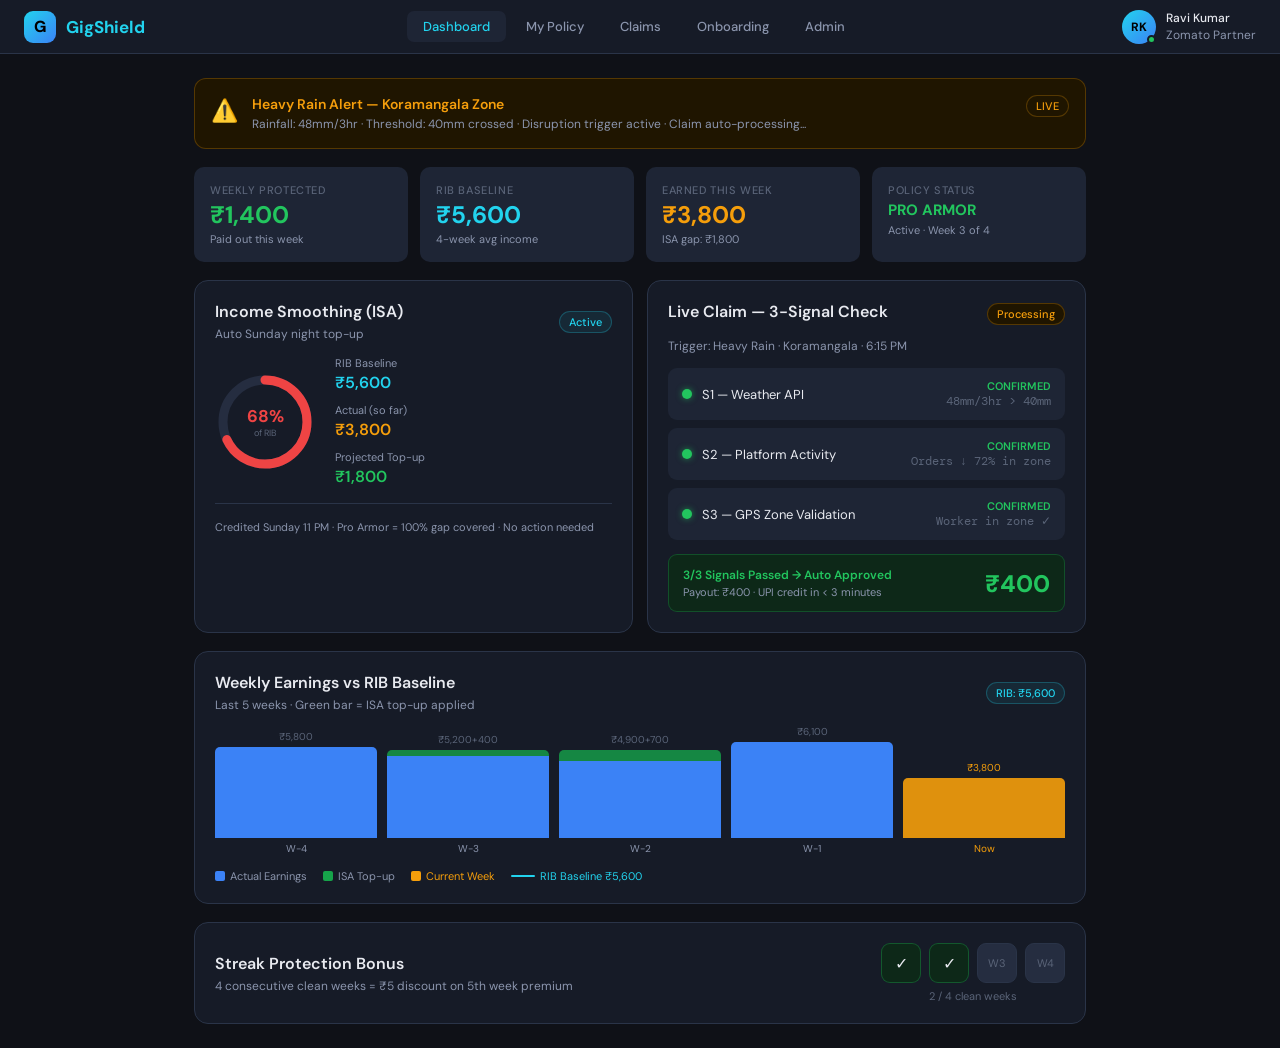
<file: index.html>
<!DOCTYPE html>
<html lang="en">
<head>
<meta charset="UTF-8">
<meta name="viewport" content="width=device-width, initial-scale=1.0">
<title>GigShield — AI-Powered Income Insurance</title>
<style>
@import url('https://fonts.googleapis.com/css2?family=DM+Sans:wght@400;500;600;700&family=DM+Mono:wght@400;500&display=swap');
*{box-sizing:border-box;margin:0;padding:0}
:root{
  --bg:#0f1117;--bg2:#161b27;--bg3:#1e2535;--bg4:#252d40;
  --border:#2a3448;--border2:#3a4560;
  --text:#e8eaf0;--text2:#8b95ad;--text3:#5a6478;
  --green:#22c55e;--green2:#16a34a;--green-bg:#0d2818;
  --blue:#3b82f6;--blue2:#2563eb;--blue-bg:#0d1b35;
  --amber:#f59e0b;--amber-bg:#1f1500;
  --red:#ef4444;--red-bg:#1f0a0a;
  --purple:#a78bfa;--purple-bg:#160d2e;
  --accent:#22d3ee;--accent2:#0891b2;
}
body{font-family:'DM Sans',sans-serif;background:var(--bg);color:var(--text);min-height:100vh;font-size:14px}

/* NAV */
.nav{background:var(--bg2);border-bottom:1px solid var(--border);padding:0 24px;display:flex;align-items:center;justify-content:space-between;height:54px;position:sticky;top:0;z-index:100}
.logo{display:flex;align-items:center;gap:10px;font-size:17px;font-weight:700;color:var(--accent);text-decoration:none}
.logo-icon{width:32px;height:32px;background:linear-gradient(135deg,var(--accent),var(--blue));border-radius:9px;display:flex;align-items:center;justify-content:center;font-size:16px;font-weight:800;color:#000}
.nav-tabs{display:flex;gap:4px}
.nav-tab{padding:7px 16px;border-radius:7px;border:none;background:transparent;color:var(--text2);font-size:13px;font-family:'DM Sans',sans-serif;cursor:pointer;transition:all 0.15s;font-weight:500}
.nav-tab:hover{background:var(--bg3);color:var(--text)}
.nav-tab.active{background:var(--bg3);color:var(--accent)}
.nav-right{display:flex;align-items:center;gap:10px}
.avatar{width:34px;height:34px;border-radius:50%;background:linear-gradient(135deg,#22d3ee,#3b82f6);display:flex;align-items:center;justify-content:center;font-size:12px;font-weight:700;color:#000;position:relative}
.badge-online{width:9px;height:9px;background:var(--green);border-radius:50%;border:2px solid var(--bg2);position:absolute;bottom:0;right:0}

/* PAGES */
.page{display:none;padding:24px;max-width:940px;margin:0 auto}
.page.active{display:block}

/* CARDS */
.card{background:var(--bg2);border:1px solid var(--border);border-radius:14px;padding:20px}
.card-sm{background:var(--bg2);border:1px solid var(--border);border-radius:10px;padding:14px}

/* GRID */
.grid2{display:grid;grid-template-columns:1fr 1fr;gap:14px}
.grid3{display:grid;grid-template-columns:1fr 1fr 1fr;gap:14px}
.grid4{display:grid;grid-template-columns:repeat(4,1fr);gap:12px}

/* METRIC CARDS */
.metric{background:var(--bg3);border-radius:10px;padding:16px}
.metric-label{font-size:11px;color:var(--text3);text-transform:uppercase;letter-spacing:0.6px;margin-bottom:6px;font-weight:500}
.metric-value{font-size:24px;font-weight:700;line-height:1}
.metric-sub{font-size:11px;color:var(--text2);margin-top:5px}

/* COLORS */
.green{color:var(--green)}
.blue{color:var(--blue)}
.amber{color:var(--amber)}
.red{color:var(--red)}
.accent{color:var(--accent)}
.purple{color:var(--purple)}

/* BADGES */
.badge{display:inline-flex;align-items:center;gap:4px;padding:3px 9px;border-radius:20px;font-size:11px;font-weight:500}
.badge-green{background:var(--green-bg);color:var(--green);border:1px solid rgba(34,197,94,0.25)}
.badge-blue{background:var(--blue-bg);color:var(--blue);border:1px solid rgba(59,130,246,0.25)}
.badge-amber{background:var(--amber-bg);color:var(--amber);border:1px solid rgba(245,158,11,0.25)}
.badge-red{background:var(--red-bg);color:var(--red);border:1px solid rgba(239,68,68,0.25)}
.badge-purple{background:var(--purple-bg);color:var(--purple);border:1px solid rgba(167,139,250,0.25)}
.badge-accent{background:rgba(34,211,238,0.08);color:var(--accent);border:1px solid rgba(34,211,238,0.25)}

/* BUTTONS */
.btn{padding:9px 20px;border-radius:8px;border:none;font-size:13px;font-weight:500;font-family:'DM Sans',sans-serif;cursor:pointer;transition:all 0.15s}
.btn-primary{background:var(--accent);color:#000}
.btn-primary:hover{background:#67e8f9;transform:translateY(-1px)}
.btn-secondary{background:var(--bg3);color:var(--text);border:1px solid var(--border2)}
.btn-secondary:hover{background:var(--bg4)}
.btn-danger{background:var(--red);color:#fff}
.btn-danger:hover{background:#dc2626}
.btn-sm{padding:5px 12px;font-size:12px;border-radius:6px}
.btn-green{background:var(--green2);color:#fff}
.btn-green:hover{background:#15803d}
.btn-full{width:100%}

/* FORMS */
.form-group{margin-bottom:16px}
.form-label{font-size:12px;color:var(--text2);margin-bottom:6px;display:block;font-weight:500;letter-spacing:0.2px}
.form-input{width:100%;background:var(--bg3);border:1px solid var(--border2);border-radius:8px;padding:10px 13px;color:var(--text);font-size:13px;font-family:'DM Sans',sans-serif;outline:none;transition:border 0.15s}
.form-input:focus{border-color:var(--accent)}
select.form-input option{background:var(--bg3)}
.form-hint{font-size:11px;color:var(--text3);margin-top:4px}

/* PROGRESS */
.progress-bar{height:6px;background:var(--bg4);border-radius:3px;overflow:hidden}
.progress-fill{height:100%;border-radius:3px;transition:width 0.6s ease}

/* TIER CARDS */
.tier-card{background:var(--bg3);border:2px solid var(--border);border-radius:14px;padding:20px;cursor:pointer;transition:all 0.2s;position:relative;overflow:hidden}
.tier-card:hover{border-color:var(--border2);transform:translateY(-3px)}
.tier-card.selected{border-color:var(--accent);background:rgba(34,211,238,0.04)}
.tier-popular-badge{position:absolute;top:0;right:0;background:var(--accent);color:#000;font-size:10px;font-weight:700;padding:4px 12px;border-radius:0 0 0 8px}

/* SIGNAL DOT */
.signal{width:10px;height:10px;border-radius:50%;display:inline-block}
.sig-green{background:var(--green);box-shadow:0 0 6px rgba(34,197,94,0.6)}
.sig-red{background:var(--red);box-shadow:0 0 6px rgba(239,68,68,0.6)}
.sig-amber{background:var(--amber);box-shadow:0 0 6px rgba(245,158,11,0.6)}

/* DIVIDER */
.divider{height:1px;background:var(--border);margin:16px 0}

/* CLAIM ROW */
.claim-row{display:flex;align-items:center;justify-content:space-between;padding:14px 0;border-bottom:1px solid var(--border)}
.claim-row:last-child{border-bottom:none}

/* STEP INDICATOR */
.steps{display:flex;align-items:center;gap:0;margin-bottom:28px}
.step{display:flex;align-items:center;gap:8px;font-size:12px;white-space:nowrap}
.step-num{width:26px;height:26px;border-radius:50%;display:flex;align-items:center;justify-content:center;font-size:11px;font-weight:700;flex-shrink:0}
.step-done .step-num{background:var(--green);color:#000}
.step-active .step-num{background:var(--accent);color:#000}
.step-inactive .step-num{background:var(--bg4);color:var(--text3)}
.step-active .step-label{color:var(--accent);font-weight:600}
.step-inactive .step-label{color:var(--text3)}
.step-done .step-label{color:var(--text2)}
.step-line{flex:1;height:1px;background:var(--border);min-width:16px}

/* SECTION HEADERS */
.section-title{font-size:16px;font-weight:600;margin-bottom:4px}
.section-sub{font-size:12px;color:var(--text2);margin-bottom:16px}

/* ALERTS */
.alert{border-radius:12px;padding:16px;display:flex;align-items:flex-start;gap:14px}
.alert-amber{background:var(--amber-bg);border:1px solid rgba(245,158,11,0.25)}
.alert-green{background:var(--green-bg);border:1px solid rgba(34,197,94,0.25)}
.alert-red{background:var(--red-bg);border:1px solid rgba(239,68,68,0.25)}

/* MONO */
.mono{font-family:'DM Mono',monospace;font-size:12px}

/* ZONE ROW */
.zone-row{display:flex;align-items:center;justify-content:space-between;padding:11px 0;border-bottom:1px solid var(--border)}
.zone-row:last-child{border-bottom:none}
.risk-bar{height:6px;background:var(--bg4);border-radius:3px;overflow:hidden}

/* ANIMATIONS */
@keyframes pulse{0%,100%{opacity:1}50%{opacity:0.4}}
@keyframes slideIn{from{opacity:0;transform:translateY(-10px)}to{opacity:1;transform:translateY(0)}}
.pulse{animation:pulse 2s infinite}
.slide-in{animation:slideIn 0.3s ease}

/* SCROLLBAR */
::-webkit-scrollbar{width:5px}
::-webkit-scrollbar-track{background:var(--bg)}
::-webkit-scrollbar-thumb{background:var(--border2);border-radius:3px}

/* PAGE HEADING */
.page-title{font-size:22px;font-weight:700;margin-bottom:4px}
.page-sub{font-size:13px;color:var(--text2);margin-bottom:22px}

/* TOAST */
.toast{position:fixed;bottom:24px;right:24px;background:var(--green-bg);border:1px solid rgba(34,197,94,0.4);color:var(--green);padding:12px 20px;border-radius:10px;font-size:13px;font-weight:500;z-index:999;display:none;animation:slideIn 0.3s ease}

/* RESPONSIVE */
@media(max-width:680px){
  .grid4{grid-template-columns:1fr 1fr}
  .grid3{grid-template-columns:1fr}
  .grid2{grid-template-columns:1fr}
  .nav-tabs{gap:2px}
  .nav-tab{padding:6px 10px;font-size:12px}
  .page{padding:16px}
}
</style>
</head>
<body>

<!-- TOAST -->
<div class="toast" id="toast">✓ Payout of ₹400 credited to UPI!</div>

<!-- NAV -->
<nav class="nav">
  <a class="logo">
    <div class="logo-icon">G</div>
    GigShield
  </a>
  <div class="nav-tabs">
    <button class="nav-tab active" onclick="showPage('dashboard',this)">Dashboard</button>
    <button class="nav-tab" onclick="showPage('policy',this)">My Policy</button>
    <button class="nav-tab" onclick="showPage('claims',this)">Claims</button>
    <button class="nav-tab" onclick="showPage('onboard',this)">Onboarding</button>
    <button class="nav-tab" onclick="showPage('admin',this)">Admin</button>
  </div>
  <div class="nav-right">
    <div class="avatar">
      RK
      <div class="badge-online"></div>
    </div>
    <div style="font-size:12px;color:var(--text2);line-height:1.4">
      <div style="font-weight:500;color:var(--text)">Ravi Kumar</div>
      <div>Zomato Partner</div>
    </div>
  </div>
</nav>

<!-- ══════════════ DASHBOARD ══════════════ -->
<div id="page-dashboard" class="page active">

  <div class="alert alert-amber" style="margin-bottom:18px">
    <div style="font-size:22px;margin-top:1px">⚠️</div>
    <div style="flex:1">
      <div style="font-weight:600;color:var(--amber);font-size:14px">Heavy Rain Alert — Koramangala Zone</div>
      <div style="font-size:12px;color:var(--text2);margin-top:3px">Rainfall: 48mm/3hr · Threshold: 40mm crossed · Disruption trigger active · Claim auto-processing...</div>
    </div>
    <div class="badge badge-amber pulse" style="flex-shrink:0">LIVE</div>
  </div>

  <div class="grid4" style="margin-bottom:18px">
    <div class="metric">
      <div class="metric-label">Weekly Protected</div>
      <div class="metric-value green">₹1,400</div>
      <div class="metric-sub">Paid out this week</div>
    </div>
    <div class="metric">
      <div class="metric-label">RIB Baseline</div>
      <div class="metric-value accent">₹5,600</div>
      <div class="metric-sub">4-week avg income</div>
    </div>
    <div class="metric">
      <div class="metric-label">Earned This Week</div>
      <div class="metric-value amber">₹3,800</div>
      <div class="metric-sub">ISA gap: ₹1,800</div>
    </div>
    <div class="metric">
      <div class="metric-label">Policy Status</div>
      <div class="metric-value" style="font-size:15px;color:var(--green)">PRO ARMOR</div>
      <div class="metric-sub">Active · Week 3 of 4</div>
    </div>
  </div>

  <div class="grid2" style="margin-bottom:18px">

    <!-- ISA CARD -->
    <div class="card">
      <div style="display:flex;align-items:center;justify-content:space-between;margin-bottom:14px">
        <div>
          <div class="section-title">Income Smoothing (ISA)</div>
          <div style="font-size:12px;color:var(--text2)">Auto Sunday night top-up</div>
        </div>
        <div class="badge badge-accent">Active</div>
      </div>
      <div style="display:flex;align-items:center;gap:20px">
        <!-- SVG Ring -->
        <div style="position:relative;width:100px;height:100px;flex-shrink:0">
          <svg width="100" height="100" viewBox="0 0 100 100" style="transform:rotate(-90deg)">
            <circle cx="50" cy="50" r="42" fill="none" stroke="var(--bg4)" stroke-width="9"/>
            <circle cx="50" cy="50" r="42" fill="none" stroke="#ef4444" stroke-width="9" stroke-linecap="round"
              stroke-dasharray="263.9" stroke-dashoffset="84.4"/>
          </svg>
          <div style="position:absolute;top:50%;left:50%;transform:translate(-50%,-50%);text-align:center">
            <div style="font-size:17px;font-weight:700;color:var(--red)">68%</div>
            <div style="font-size:9px;color:var(--text3)">of RIB</div>
          </div>
        </div>
        <div style="flex:1;display:flex;flex-direction:column;gap:10px">
          <div>
            <div style="font-size:11px;color:var(--text2);margin-bottom:2px">RIB Baseline</div>
            <div style="font-size:16px;font-weight:600;color:var(--accent)">₹5,600</div>
          </div>
          <div>
            <div style="font-size:11px;color:var(--text2);margin-bottom:2px">Actual (so far)</div>
            <div style="font-size:16px;font-weight:600;color:var(--amber)">₹3,800</div>
          </div>
          <div>
            <div style="font-size:11px;color:var(--text2);margin-bottom:2px">Projected Top-up</div>
            <div style="font-size:16px;font-weight:600;color:var(--green)">₹1,800</div>
          </div>
        </div>
      </div>
      <div class="divider"></div>
      <div style="font-size:11px;color:var(--text2)">Credited Sunday 11 PM · Pro Armor = 100% gap covered · No action needed</div>
    </div>

    <!-- LIVE CLAIM -->
    <div class="card">
      <div style="display:flex;align-items:center;justify-content:space-between;margin-bottom:12px">
        <div class="section-title">Live Claim — 3-Signal Check</div>
        <div class="badge badge-amber pulse">Processing</div>
      </div>
      <div style="font-size:12px;color:var(--text2);margin-bottom:14px">Trigger: Heavy Rain · Koramangala · 6:15 PM</div>

      <div style="display:flex;flex-direction:column;gap:8px;margin-bottom:14px">
        <div style="display:flex;align-items:center;justify-content:space-between;background:var(--bg3);padding:11px 14px;border-radius:9px">
          <div style="display:flex;align-items:center;gap:10px">
            <span class="signal sig-green"></span>
            <span style="font-size:13px">S1 — Weather API</span>
          </div>
          <div style="text-align:right">
            <div style="font-size:11px;color:var(--green);font-weight:600">CONFIRMED</div>
            <div class="mono" style="color:var(--text3)">48mm/3hr &gt; 40mm</div>
          </div>
        </div>
        <div style="display:flex;align-items:center;justify-content:space-between;background:var(--bg3);padding:11px 14px;border-radius:9px">
          <div style="display:flex;align-items:center;gap:10px">
            <span class="signal sig-green"></span>
            <span style="font-size:13px">S2 — Platform Activity</span>
          </div>
          <div style="text-align:right">
            <div style="font-size:11px;color:var(--green);font-weight:600">CONFIRMED</div>
            <div class="mono" style="color:var(--text3)">Orders ↓ 72% in zone</div>
          </div>
        </div>
        <div style="display:flex;align-items:center;justify-content:space-between;background:var(--bg3);padding:11px 14px;border-radius:9px">
          <div style="display:flex;align-items:center;gap:10px">
            <span class="signal sig-green"></span>
            <span style="font-size:13px">S3 — GPS Zone Validation</span>
          </div>
          <div style="text-align:right">
            <div style="font-size:11px;color:var(--green);font-weight:600">CONFIRMED</div>
            <div class="mono" style="color:var(--text3)">Worker in zone ✓</div>
          </div>
        </div>
      </div>

      <div style="background:var(--green-bg);border:1px solid rgba(34,197,94,0.25);border-radius:9px;padding:12px 14px;display:flex;align-items:center;justify-content:space-between">
        <div>
          <div style="font-size:12px;color:var(--green);font-weight:600">3/3 Signals Passed → Auto Approved</div>
          <div style="font-size:11px;color:var(--text2);margin-top:2px">Payout: ₹400 · UPI credit in &lt; 3 minutes</div>
        </div>
        <div style="font-size:24px;font-weight:800;color:var(--green)">₹400</div>
      </div>
    </div>
  </div>

  <!-- EARNINGS CHART -->
  <div class="card" style="margin-bottom:18px">
    <div style="display:flex;align-items:center;justify-content:space-between;margin-bottom:16px">
      <div>
        <div class="section-title">Weekly Earnings vs RIB Baseline</div>
        <div style="font-size:12px;color:var(--text2)">Last 5 weeks · Green bar = ISA top-up applied</div>
      </div>
      <div class="badge badge-accent">RIB: ₹5,600</div>
    </div>
    <div style="display:flex;align-items:flex-end;gap:10px;height:130px;padding-bottom:4px">
      <div style="flex:1;display:flex;flex-direction:column;align-items:center;justify-content:flex-end;gap:4px">
        <div style="font-size:10px;color:var(--text3)">₹5,800</div>
        <div style="width:100%;height:91px;background:var(--blue);border-radius:5px 5px 0 0"></div>
        <div style="font-size:10px;color:var(--text2)">W-4</div>
      </div>
      <div style="flex:1;display:flex;flex-direction:column;align-items:center;justify-content:flex-end;gap:4px">
        <div style="font-size:10px;color:var(--text3)">₹5,200+400</div>
        <div style="width:100%;display:flex;flex-direction:column-reverse">
          <div style="height:82px;background:var(--blue);border-radius:0"></div>
          <div style="height:6px;background:var(--green2);border-radius:5px 5px 0 0;opacity:0.8"></div>
        </div>
        <div style="font-size:10px;color:var(--text2)">W-3</div>
      </div>
      <div style="flex:1;display:flex;flex-direction:column;align-items:center;justify-content:flex-end;gap:4px">
        <div style="font-size:10px;color:var(--text3)">₹4,900+700</div>
        <div style="width:100%;display:flex;flex-direction:column-reverse">
          <div style="height:77px;background:var(--blue);border-radius:0"></div>
          <div style="height:11px;background:var(--green2);border-radius:5px 5px 0 0;opacity:0.8"></div>
        </div>
        <div style="font-size:10px;color:var(--text2)">W-2</div>
      </div>
      <div style="flex:1;display:flex;flex-direction:column;align-items:center;justify-content:flex-end;gap:4px">
        <div style="font-size:10px;color:var(--text3)">₹6,100</div>
        <div style="width:100%;height:96px;background:var(--blue);border-radius:5px 5px 0 0"></div>
        <div style="font-size:10px;color:var(--text2)">W-1</div>
      </div>
      <div style="flex:1;display:flex;flex-direction:column;align-items:center;justify-content:flex-end;gap:4px">
        <div style="font-size:10px;color:var(--amber)">₹3,800</div>
        <div style="width:100%;height:60px;background:var(--amber);border-radius:5px 5px 0 0;opacity:0.9"></div>
        <div style="font-size:10px;color:var(--amber)">Now</div>
      </div>
    </div>
    <div style="display:flex;gap:16px;margin-top:10px;flex-wrap:wrap">
      <div style="display:flex;align-items:center;gap:5px;font-size:11px;color:var(--text2)">
        <div style="width:10px;height:10px;background:var(--blue);border-radius:2px"></div>Actual Earnings
      </div>
      <div style="display:flex;align-items:center;gap:5px;font-size:11px;color:var(--text2)">
        <div style="width:10px;height:10px;background:var(--green2);border-radius:2px"></div>ISA Top-up
      </div>
      <div style="display:flex;align-items:center;gap:5px;font-size:11px;color:var(--amber)">
        <div style="width:10px;height:10px;background:var(--amber);border-radius:2px"></div>Current Week
      </div>
      <div style="display:flex;align-items:center;gap:5px;font-size:11px;color:var(--accent)">
        <div style="width:24px;height:2px;background:var(--accent);border-radius:1px"></div>RIB Baseline ₹5,600
      </div>
    </div>
  </div>

  <!-- STREAK -->
  <div class="card">
    <div style="display:flex;align-items:center;justify-content:space-between;flex-wrap:wrap;gap:12px">
      <div>
        <div class="section-title">Streak Protection Bonus</div>
        <div style="font-size:12px;color:var(--text2)">4 consecutive clean weeks = ₹5 discount on 5th week premium</div>
      </div>
      <div style="display:flex;flex-direction:column;align-items:center;gap:6px">
        <div style="display:flex;gap:8px">
          <div style="width:40px;height:40px;border-radius:9px;background:var(--green-bg);border:1px solid rgba(34,197,94,0.3);display:flex;align-items:center;justify-content:center;font-size:16px">✓</div>
          <div style="width:40px;height:40px;border-radius:9px;background:var(--green-bg);border:1px solid rgba(34,197,94,0.3);display:flex;align-items:center;justify-content:center;font-size:16px">✓</div>
          <div style="width:40px;height:40px;border-radius:9px;background:var(--bg4);border:1px solid var(--border);display:flex;align-items:center;justify-content:center;font-size:11px;color:var(--text3)">W3</div>
          <div style="width:40px;height:40px;border-radius:9px;background:var(--bg4);border:1px solid var(--border);display:flex;align-items:center;justify-content:center;font-size:11px;color:var(--text3)">W4</div>
        </div>
        <div style="font-size:11px;color:var(--text3)">2 / 4 clean weeks</div>
      </div>
    </div>
  </div>
</div>

<!-- ══════════════ POLICY ══════════════ -->
<div id="page-policy" class="page">
  <div class="page-title">My Insurance Policy</div>
  <div class="page-sub">Active policy · Week of Apr 4 – Apr 10, 2026</div>

  <div class="card" style="border:1px solid rgba(34,211,238,0.3);margin-bottom:18px">
    <div style="display:flex;align-items:flex-start;justify-content:space-between;margin-bottom:16px;flex-wrap:wrap;gap:10px">
      <div>
        <div style="font-size:11px;color:var(--text2);margin-bottom:4px;font-weight:500;letter-spacing:0.5px">CURRENT PLAN</div>
        <div style="font-size:26px;font-weight:800;color:var(--accent)">Pro Armor</div>
        <div style="font-size:13px;color:var(--text2);margin-top:3px">Both Shifts · Full Income Protection</div>
      </div>
      <div style="text-align:right">
        <div style="font-size:11px;color:var(--text2);margin-bottom:3px">Weekly Premium</div>
        <div style="font-size:28px;font-weight:800;color:var(--text)">₹86</div>
        <div style="font-size:11px;color:var(--green);margin-top:2px">Zone discount −₹8 applied</div>
      </div>
    </div>
    <div class="divider"></div>
    <div class="grid3" style="margin-bottom:16px">
      <div>
        <div style="font-size:11px;color:var(--text3);margin-bottom:5px">Max Weekly Payout</div>
        <div style="font-size:18px;font-weight:700;color:var(--green)">₹2,000</div>
      </div>
      <div>
        <div style="font-size:11px;color:var(--text3);margin-bottom:5px">ISA Gap Coverage</div>
        <div style="font-size:18px;font-weight:700;color:var(--accent)">100%</div>
      </div>
      <div>
        <div style="font-size:11px;color:var(--text3);margin-bottom:5px">Zone Risk Score</div>
        <div style="font-size:18px;font-weight:700;color:var(--amber)">62 / 100</div>
      </div>
    </div>
    <div style="display:flex;gap:8px;flex-wrap:wrap">
      <div class="badge badge-green">Morning Shift ✓</div>
      <div class="badge badge-green">Evening Shift ✓</div>
      <div class="badge badge-accent">ISA Active</div>
      <div class="badge badge-blue">Koramangala Zone</div>
      <div class="badge badge-purple">Streak: 2 weeks</div>
    </div>
  </div>

  <!-- PREMIUM BREAKDOWN -->
  <div class="card" style="margin-bottom:18px">
    <div class="section-title" style="margin-bottom:16px">Dynamic Premium Breakdown (AI-Calculated)</div>
    <div style="display:flex;flex-direction:column;gap:7px">
      <div style="display:flex;justify-content:space-between;padding:10px 13px;background:var(--bg3);border-radius:8px">
        <span style="font-size:13px;color:var(--text2)">Base Premium — Pro Armor tier</span>
        <span style="font-size:14px;font-weight:600;color:var(--text)">+₹79</span>
      </div>
      <div style="display:flex;justify-content:space-between;padding:10px 13px;background:var(--bg3);border-radius:8px">
        <span style="font-size:13px;color:var(--text2)">Zone Risk Score: 62 (Medium-High)</span>
        <span style="font-size:14px;font-weight:600;color:var(--amber)">+₹10</span>
      </div>
      <div style="display:flex;justify-content:space-between;padding:10px 13px;background:var(--bg3);border-radius:8px">
        <span style="font-size:13px;color:var(--text2)">7-Day Forecast: Rain predicted Wednesday</span>
        <span style="font-size:14px;font-weight:600;color:var(--red)">+₹5</span>
      </div>
      <div style="display:flex;justify-content:space-between;padding:10px 13px;background:var(--bg3);border-radius:8px">
        <span style="font-size:13px;color:var(--text2)">Zone Historical Low-Flood Offset</span>
        <span style="font-size:14px;font-weight:600;color:var(--green)">−₹8</span>
      </div>
      <div style="display:flex;justify-content:space-between;padding:10px 13px;background:var(--bg3);border-radius:8px">
        <span style="font-size:13px;color:var(--text2)">Streak Bonus (2/4 clean weeks)</span>
        <span style="font-size:14px;font-weight:600;color:var(--text3)">−₹0</span>
      </div>
      <div style="display:flex;justify-content:space-between;padding:12px 14px;background:var(--blue-bg);border-radius:9px;border:1px solid rgba(59,130,246,0.2);margin-top:4px">
        <span style="font-size:14px;font-weight:700;color:var(--text)">Final Weekly Premium</span>
        <span style="font-size:18px;font-weight:800;color:var(--accent)">₹86</span>
      </div>
    </div>
  </div>

  <!-- TIER COMPARISON -->
  <div style="font-size:16px;font-weight:600;margin-bottom:14px">Change Plan</div>
  <div class="grid3">
    <div class="tier-card" onclick="selectTier(this)">
      <div style="font-size:14px;font-weight:700;color:var(--text2);margin-bottom:10px">Basic Shield</div>
      <div style="font-size:28px;font-weight:800;margin-bottom:4px">₹29<span style="font-size:12px;color:var(--text2);font-weight:400">/week</span></div>
      <div class="divider"></div>
      <div style="display:flex;flex-direction:column;gap:7px;font-size:12px;color:var(--text2)">
        <div>Max payout: <span style="color:var(--text);font-weight:500">₹500</span></div>
        <div>ISA coverage: <span style="color:var(--text);font-weight:500">50% of gap</span></div>
        <div>Shifts: <span style="color:var(--text);font-weight:500">Morning only</span></div>
      </div>
    </div>
    <div class="tier-card" onclick="selectTier(this)" style="position:relative">
      <div class="tier-popular-badge">Most Popular</div>
      <div style="font-size:14px;font-weight:700;color:var(--blue);margin-bottom:10px">Standard Guard</div>
      <div style="font-size:28px;font-weight:800;margin-bottom:4px">₹49<span style="font-size:12px;color:var(--text2);font-weight:400">/week</span></div>
      <div class="divider"></div>
      <div style="display:flex;flex-direction:column;gap:7px;font-size:12px;color:var(--text2)">
        <div>Max payout: <span style="color:var(--text);font-weight:500">₹1,000</span></div>
        <div>ISA coverage: <span style="color:var(--text);font-weight:500">75% of gap</span></div>
        <div>Shifts: <span style="color:var(--text);font-weight:500">One shift</span></div>
      </div>
    </div>
    <div class="tier-card selected" onclick="selectTier(this)">
      <div style="font-size:14px;font-weight:700;color:var(--accent);margin-bottom:10px">Pro Armor ✓</div>
      <div style="font-size:28px;font-weight:800;margin-bottom:4px">₹79<span style="font-size:12px;color:var(--text2);font-weight:400">/week</span></div>
      <div class="divider"></div>
      <div style="display:flex;flex-direction:column;gap:7px;font-size:12px;color:var(--text2)">
        <div>Max payout: <span style="color:var(--text);font-weight:500">₹2,000</span></div>
        <div>ISA coverage: <span style="color:var(--text);font-weight:500">100% of gap</span></div>
        <div>Shifts: <span style="color:var(--text);font-weight:500">Both shifts</span></div>
      </div>
    </div>
  </div>
</div>

<!-- ══════════════ CLAIMS ══════════════ -->
<div id="page-claims" class="page">
  <div style="display:flex;align-items:center;justify-content:space-between;margin-bottom:22px;flex-wrap:wrap;gap:10px">
    <div>
      <div class="page-title">Claims History</div>
      <div class="page-sub" style="margin-bottom:0">Zero-touch automated 3-signal validated claims</div>
    </div>
    <button class="btn btn-primary" onclick="simulateDisruption()">⚡ Simulate Disruption</button>
  </div>

  <div class="grid4" style="margin-bottom:18px">
    <div class="metric"><div class="metric-label">Total Claims</div><div class="metric-value">7</div></div>
    <div class="metric"><div class="metric-label">Auto Approved</div><div class="metric-value green">6</div></div>
    <div class="metric"><div class="metric-label">Total Paid Out</div><div class="metric-value accent">₹4,200</div></div>
    <div class="metric"><div class="metric-label">Fraud Score</div><div class="metric-value green">12 — Low</div></div>
  </div>

  <div class="card">
    <div id="claims-list">
      <div class="claim-row">
        <div style="display:flex;align-items:center;gap:14px;flex:1">
          <div style="width:40px;height:40px;border-radius:10px;background:var(--bg3);display:flex;align-items:center;justify-content:center;font-size:18px;flex-shrink:0">🌧️</div>
          <div>
            <div style="font-size:13px;font-weight:600">Heavy Rain</div>
            <div style="font-size:11px;color:var(--text3);margin-top:2px">Koramangala · Evening Shift · Today 6:15 PM</div>
            <div style="display:flex;gap:6px;margin-top:6px">
              <span class="badge badge-green" style="font-size:10px">W: ✓</span>
              <span class="badge badge-green" style="font-size:10px">P: ✓</span>
              <span class="badge badge-green" style="font-size:10px">G: ✓</span>
            </div>
          </div>
        </div>
        <div style="text-align:right;flex-shrink:0">
          <div style="font-size:17px;font-weight:700;color:var(--green)">₹400</div>
          <div class="badge badge-green" style="margin-top:5px;font-size:10px">AUTO APPROVED</div>
        </div>
      </div>

      <div class="claim-row">
        <div style="display:flex;align-items:center;gap:14px;flex:1">
          <div style="width:40px;height:40px;border-radius:10px;background:var(--bg3);display:flex;align-items:center;justify-content:center;font-size:18px;flex-shrink:0">📉</div>
          <div>
            <div style="font-size:13px;font-weight:600">Platform Outage</div>
            <div style="font-size:11px;color:var(--text3);margin-top:2px">HSR Layout · Morning Shift · Apr 2, 10:30 AM</div>
            <div style="display:flex;gap:6px;margin-top:6px">
              <span class="badge badge-red" style="font-size:10px">W: ✗</span>
              <span class="badge badge-green" style="font-size:10px">P: ✓</span>
              <span class="badge badge-green" style="font-size:10px">G: ✓</span>
            </div>
          </div>
        </div>
        <div style="text-align:right;flex-shrink:0">
          <div style="font-size:17px;font-weight:700;color:var(--amber)">₹300</div>
          <div class="badge badge-amber" style="margin-top:5px;font-size:10px">UNDER REVIEW</div>
        </div>
      </div>

      <div class="claim-row">
        <div style="display:flex;align-items:center;gap:14px;flex:1">
          <div style="width:40px;height:40px;border-radius:10px;background:var(--bg3);display:flex;align-items:center;justify-content:center;font-size:18px;flex-shrink:0">🚧</div>
          <div>
            <div style="font-size:13px;font-weight:600">Curfew — Section 144</div>
            <div style="font-size:11px;color:var(--text3);margin-top:2px">HSR Layout · Afternoon · Mar 29, 2:00 PM</div>
            <div style="display:flex;gap:6px;margin-top:6px">
              <span class="badge badge-green" style="font-size:10px">W: ✓</span>
              <span class="badge badge-green" style="font-size:10px">P: ✓</span>
              <span class="badge badge-green" style="font-size:10px">G: ✓</span>
            </div>
          </div>
        </div>
        <div style="text-align:right;flex-shrink:0">
          <div style="font-size:17px;font-weight:700;color:var(--green)">₹200</div>
          <div class="badge badge-green" style="margin-top:5px;font-size:10px">AUTO APPROVED</div>
        </div>
      </div>

      <div class="claim-row">
        <div style="display:flex;align-items:center;gap:14px;flex:1">
          <div style="width:40px;height:40px;border-radius:10px;background:var(--bg3);display:flex;align-items:center;justify-content:center;font-size:18px;flex-shrink:0">📈</div>
          <div>
            <div style="font-size:13px;font-weight:600">ISA Weekly Top-up</div>
            <div style="font-size:11px;color:var(--text3);margin-top:2px">All Zones · Weekly · Mar 22, 11:00 PM</div>
            <div style="margin-top:6px"><span class="badge badge-accent" style="font-size:10px">Income Smoothing Algorithm</span></div>
          </div>
        </div>
        <div style="text-align:right;flex-shrink:0">
          <div style="font-size:17px;font-weight:700;color:var(--green)">₹900</div>
          <div class="badge badge-accent" style="margin-top:5px;font-size:10px">ISA AUTO</div>
        </div>
      </div>

      <div class="claim-row">
        <div style="display:flex;align-items:center;gap:14px;flex:1">
          <div style="width:40px;height:40px;border-radius:10px;background:var(--bg3);display:flex;align-items:center;justify-content:center;font-size:18px;flex-shrink:0">🔥</div>
          <div>
            <div style="font-size:13px;font-weight:600">Extreme Heat</div>
            <div style="font-size:11px;color:var(--text3);margin-top:2px">Koramangala · Morning · Mar 24, 11:00 AM</div>
            <div style="display:flex;gap:6px;margin-top:6px">
              <span class="badge badge-green" style="font-size:10px">W: ✓</span>
              <span class="badge badge-green" style="font-size:10px">P: ✓</span>
              <span class="badge badge-green" style="font-size:10px">G: ✓</span>
            </div>
          </div>
        </div>
        <div style="text-align:right;flex-shrink:0">
          <div style="font-size:17px;font-weight:700;color:var(--green)">₹400</div>
          <div class="badge badge-green" style="margin-top:5px;font-size:10px">AUTO APPROVED</div>
        </div>
      </div>

      <div class="claim-row">
        <div style="display:flex;align-items:center;gap:14px;flex:1">
          <div style="width:40px;height:40px;border-radius:10px;background:var(--red-bg);display:flex;align-items:center;justify-content:center;font-size:18px;flex-shrink:0">🚫</div>
          <div>
            <div style="font-size:13px;font-weight:600">Fraud Attempt Blocked</div>
            <div style="font-size:11px;color:var(--text3);margin-top:2px">Indiranagar · Evening · Mar 12, 8:00 PM</div>
            <div style="display:flex;gap:6px;margin-top:6px">
              <span class="badge badge-red" style="font-size:10px">W: ✗</span>
              <span class="badge badge-red" style="font-size:10px">P: ✗</span>
              <span class="badge badge-red" style="font-size:10px">G: ✗</span>
            </div>
          </div>
        </div>
        <div style="text-align:right;flex-shrink:0">
          <div style="font-size:17px;font-weight:700;color:var(--red)">₹0</div>
          <div class="badge badge-red" style="margin-top:5px;font-size:10px">REJECTED</div>
        </div>
      </div>
    </div>
  </div>
</div>

<!-- ══════════════ ONBOARDING ══════════════ -->
<div id="page-onboard" class="page">
  <div style="max-width:500px;margin:0 auto">
    <div class="page-title">Worker Onboarding</div>
    <div class="page-sub">Register as a GigShield partner in under 2 minutes</div>

    <div class="steps">
      <div class="step step-done"><div class="step-num">✓</div><div class="step-label">Profile</div></div>
      <div class="step-line"></div>
      <div class="step step-active"><div class="step-num">2</div><div class="step-label">Zone & Risk</div></div>
      <div class="step-line"></div>
      <div class="step step-inactive"><div class="step-num">3</div><div class="step-label">Plan</div></div>
      <div class="step-line"></div>
      <div class="step step-inactive"><div class="step-num">4</div><div class="step-label">Payment</div></div>
    </div>

    <div class="card" style="margin-bottom:16px">
      <div style="font-size:13px;font-weight:600;color:var(--accent);margin-bottom:16px">Step 1 — Personal Details</div>
      <div class="form-group">
        <label class="form-label">Full Name</label>
        <input type="text" class="form-input" value="Ravi Kumar" placeholder="Enter your name">
      </div>
      <div class="form-group">
        <label class="form-label">Phone Number</label>
        <input type="tel" class="form-input" value="+91 98765 43210" placeholder="+91 XXXXX XXXXX">
      </div>
      <div class="form-group">
        <label class="form-label">Delivery Platform Partner ID</label>
        <input type="text" class="form-input" value="ZMT-BLR-294817" placeholder="ZMT-XXX-XXXXXX">
        <div class="form-hint">Your Zomato/Swiggy partner ID for activity verification</div>
      </div>
      <div class="form-group">
        <label class="form-label">UPI ID (for instant payouts)</label>
        <input type="text" class="form-input" value="ravi.kumar@upi" placeholder="name@upi">
      </div>
    </div>

    <div class="card" style="margin-bottom:16px">
      <div style="font-size:13px;font-weight:600;color:var(--accent);margin-bottom:16px">Step 2 — Zone & Risk Profile</div>
      <div class="form-group">
        <label class="form-label">Primary Delivery Zone</label>
        <select class="form-input" onchange="updateRisk(this.value)">
          <option value="koramangala">Koramangala, Bangalore</option>
          <option value="hsr">HSR Layout, Bangalore</option>
          <option value="indiranagar">Indiranagar, Bangalore</option>
          <option value="kurla">Kurla, Mumbai</option>
          <option value="bandra">Bandra, Mumbai</option>
          <option value="whitefield">Whitefield, Bangalore</option>
        </select>
      </div>
      <div class="form-group">
        <label class="form-label">Delivery Platform</label>
        <select class="form-input">
          <option>Zomato</option>
          <option>Swiggy</option>
          <option>Both</option>
        </select>
      </div>
      <div class="form-group">
        <label class="form-label">Average Weekly Earning (RIB Baseline)</label>
        <input type="number" class="form-input" id="rib-input" value="5600" placeholder="Enter amount in ₹" oninput="updateRIB(this.value)">
        <div class="form-hint">Used to calculate your Income Smoothing baseline. Updated weekly from platform data.</div>
      </div>

      <div style="background:var(--bg3);border-radius:10px;padding:14px;margin-top:4px">
        <div style="font-size:11px;color:var(--text2);margin-bottom:10px;font-weight:600;letter-spacing:0.5px">AI RISK PROFILE — GENERATED</div>
        <div style="display:flex;justify-content:space-between;align-items:center;margin-bottom:8px">
          <span style="font-size:13px;color:var(--text2)">Zone Risk Score</span>
          <span id="risk-score" style="font-size:14px;font-weight:700;color:var(--amber)">62 / 100 — Medium-High</span>
        </div>
        <div class="progress-bar" style="margin-bottom:12px">
          <div id="risk-bar" class="progress-fill" style="width:62%;background:var(--amber)"></div>
        </div>
        <div style="display:flex;justify-content:space-between;align-items:center;margin-bottom:8px">
          <span style="font-size:13px;color:var(--text2)">Premium Adjustment</span>
          <span id="risk-adj" style="font-size:14px;font-weight:700;color:var(--amber)">+₹10 / week</span>
        </div>
        <div style="display:flex;justify-content:space-between;align-items:center">
          <span style="font-size:13px;color:var(--text2)">Your RIB Baseline</span>
          <span id="rib-display" style="font-size:14px;font-weight:700;color:var(--accent)">₹5,600 / week</span>
        </div>
      </div>
    </div>

    <button class="btn btn-primary btn-full" style="margin-bottom:10px" onclick="showPage('policy',document.querySelectorAll('.nav-tab')[1])">
      Continue to Plan Selection →
    </button>
    <div style="font-size:11px;color:var(--text3);text-align:center">By continuing, you agree to GigShield's terms. Coverage is for income loss only.</div>
  </div>
</div>

<!-- ══════════════ ADMIN ══════════════ -->
<div id="page-admin" class="page">
  <div style="display:flex;align-items:center;justify-content:space-between;margin-bottom:22px;flex-wrap:wrap;gap:10px">
    <div>
      <div class="page-title">Insurer Admin Dashboard</div>
      <div class="page-sub" style="margin-bottom:0">GigShield Operations · Bangalore + Mumbai Region</div>
    </div>
    <div class="badge badge-red pulse" style="font-size:12px;padding:5px 12px">Live Disruption Active</div>
  </div>

  <div class="grid4" style="margin-bottom:18px">
    <div class="metric"><div class="metric-label">Active Policies</div><div class="metric-value accent">1,247</div><div class="metric-sub">↑ 12% this week</div></div>
    <div class="metric"><div class="metric-label">Claims This Week</div><div class="metric-value amber">89</div><div class="metric-sub">72 auto-approved</div></div>
    <div class="metric"><div class="metric-label">Loss Ratio</div><div class="metric-value green">68%</div><div class="metric-sub">Healthy (&lt; 75%)</div></div>
    <div class="metric"><div class="metric-label">Fraud Flagged</div><div class="metric-value red">3</div><div class="metric-sub">Manual review needed</div></div>
  </div>

  <div class="grid2" style="margin-bottom:18px">
    <div class="card">
      <div class="section-title" style="margin-bottom:4px">Zone Risk Scores</div>
      <div style="font-size:12px;color:var(--text2);margin-bottom:14px">ML-updated every Monday · Random Forest model</div>
      <div>
        <div class="zone-row">
          <div style="min-width:120px;font-size:13px">Koramangala</div>
          <div class="risk-bar" style="flex:1;margin:0 12px"><div class="progress-fill" style="width:62%;background:var(--amber)"></div></div>
          <span style="font-size:13px;font-weight:600;color:var(--amber);min-width:30px;text-align:right">62</span>
          <span style="font-size:11px;color:var(--text3);min-width:55px;text-align:right">24 claims</span>
        </div>
        <div class="zone-row">
          <div style="min-width:120px;font-size:13px">HSR Layout</div>
          <div class="risk-bar" style="flex:1;margin:0 12px"><div class="progress-fill" style="width:48%;background:var(--blue)"></div></div>
          <span style="font-size:13px;font-weight:600;color:var(--blue);min-width:30px;text-align:right">48</span>
          <span style="font-size:11px;color:var(--text3);min-width:55px;text-align:right">18 claims</span>
        </div>
        <div class="zone-row">
          <div style="min-width:120px;font-size:13px">Indiranagar</div>
          <div class="risk-bar" style="flex:1;margin:0 12px"><div class="progress-fill" style="width:35%;background:var(--green)"></div></div>
          <span style="font-size:13px;font-weight:600;color:var(--green);min-width:30px;text-align:right">35</span>
          <span style="font-size:11px;color:var(--text3);min-width:55px;text-align:right">11 claims</span>
        </div>
        <div class="zone-row">
          <div style="min-width:120px;font-size:13px">Whitefield</div>
          <div class="risk-bar" style="flex:1;margin:0 12px"><div class="progress-fill" style="width:71%;background:var(--red)"></div></div>
          <span style="font-size:13px;font-weight:600;color:var(--red);min-width:30px;text-align:right">71</span>
          <span style="font-size:11px;color:var(--text3);min-width:55px;text-align:right">31 claims</span>
        </div>
        <div class="zone-row">
          <div style="min-width:120px;font-size:13px">Kurla, Mumbai</div>
          <div class="risk-bar" style="flex:1;margin:0 12px"><div class="progress-fill" style="width:82%;background:var(--red)"></div></div>
          <span style="font-size:13px;font-weight:600;color:var(--red);min-width:30px;text-align:right">82</span>
          <span style="font-size:11px;color:var(--text3);min-width:55px;text-align:right">45 claims</span>
        </div>
      </div>
    </div>

    <div class="card">
      <div class="section-title" style="margin-bottom:4px">Fraud Review Queue</div>
      <div style="font-size:12px;color:var(--text2);margin-bottom:14px">3 claims flagged by AI — manual action needed</div>
      <div style="display:flex;flex-direction:column;gap:10px">
        <div style="background:var(--bg3);border-radius:10px;padding:12px 14px">
          <div style="display:flex;justify-content:space-between;align-items:center;margin-bottom:5px">
            <div style="font-size:13px;font-weight:600">CLM006 · Arjun S.</div>
            <div class="badge badge-amber" style="font-size:10px">Risk: 45</div>
          </div>
          <div style="font-size:12px;color:var(--text2);margin-bottom:8px">Platform signal failed — 1/3 signals only</div>
          <div style="display:flex;justify-content:space-between;align-items:center">
            <span class="mono" style="color:var(--text3)">W:✓ P:✗ G:✓</span>
            <div style="display:flex;gap:6px">
              <button class="btn btn-sm btn-green">Approve</button>
              <button class="btn btn-sm btn-danger">Reject</button>
            </div>
          </div>
        </div>
        <div style="background:var(--bg3);border-radius:10px;padding:12px 14px">
          <div style="display:flex;justify-content:space-between;align-items:center;margin-bottom:5px">
            <div style="font-size:13px;font-weight:600">CLM-X1 · Unknown</div>
            <div class="badge badge-red" style="font-size:10px">Risk: 91</div>
          </div>
          <div style="font-size:12px;color:var(--text2);margin-bottom:8px">GPS spoofing detected — impossible speed pattern</div>
          <div style="display:flex;justify-content:space-between;align-items:center">
            <span class="mono" style="color:var(--text3)">W:✓ P:✓ G:✗</span>
            <div style="display:flex;gap:6px">
              <button class="btn btn-sm btn-green">Approve</button>
              <button class="btn btn-sm btn-danger">Reject</button>
            </div>
          </div>
        </div>
        <div style="background:var(--bg3);border-radius:10px;padding:12px 14px">
          <div style="display:flex;justify-content:space-between;align-items:center;margin-bottom:5px">
            <div style="font-size:13px;font-weight:600">CLM-X2 · Priya M.</div>
            <div class="badge badge-amber" style="font-size:10px">Risk: 62</div>
          </div>
          <div style="font-size:12px;color:var(--text2);margin-bottom:8px">Claim velocity — 4 claims in 7 days</div>
          <div style="display:flex;justify-content:space-between;align-items:center">
            <span class="mono" style="color:var(--text3)">W:✓ P:✓ G:✓</span>
            <div style="display:flex;gap:6px">
              <button class="btn btn-sm btn-green">Approve</button>
              <button class="btn btn-sm btn-danger">Reject</button>
            </div>
          </div>
        </div>
      </div>
    </div>
  </div>

  <div class="card">
    <div style="display:flex;align-items:center;justify-content:space-between;margin-bottom:14px;flex-wrap:wrap;gap:8px">
      <div>
        <div class="section-title">Predictive Analytics — Next Week Forecast</div>
        <div style="font-size:12px;color:var(--text2)">ML model · 7-day IMD weather + historical claim patterns</div>
      </div>
      <div class="badge badge-purple">AI Forecast</div>
    </div>
    <div class="grid3">
      <div style="background:var(--red-bg);border:1px solid rgba(239,68,68,0.2);border-radius:10px;padding:14px">
        <div style="font-size:11px;color:var(--red);font-weight:700;margin-bottom:7px;letter-spacing:0.3px">HIGH RISK</div>
        <div style="font-size:15px;font-weight:600;margin-bottom:4px">Whitefield</div>
        <div style="font-size:12px;color:var(--text2);margin-bottom:6px">74% chance of rain disruption</div>
        <div style="font-size:12px;color:var(--red);font-weight:500">Expected claims: 40 – 55</div>
      </div>
      <div style="background:var(--amber-bg);border:1px solid rgba(245,158,11,0.2);border-radius:10px;padding:14px">
        <div style="font-size:11px;color:var(--amber);font-weight:700;margin-bottom:7px;letter-spacing:0.3px">MEDIUM RISK</div>
        <div style="font-size:15px;font-weight:600;margin-bottom:4px">Koramangala</div>
        <div style="font-size:12px;color:var(--text2);margin-bottom:6px">48% chance of heat disruption</div>
        <div style="font-size:12px;color:var(--amber);font-weight:500">Expected claims: 20 – 30</div>
      </div>
      <div style="background:var(--green-bg);border:1px solid rgba(34,197,94,0.2);border-radius:10px;padding:14px">
        <div style="font-size:11px;color:var(--green);font-weight:700;margin-bottom:7px;letter-spacing:0.3px">LOW RISK</div>
        <div style="font-size:15px;font-weight:600;margin-bottom:4px">Indiranagar</div>
        <div style="font-size:12px;color:var(--text2);margin-bottom:6px">Clear forecast, normal operations</div>
        <div style="font-size:12px;color:var(--green);font-weight:500">Expected claims: 5 – 10</div>
      </div>
    </div>
  </div>
</div>

<script>
function showPage(id, tab) {
  document.querySelectorAll('.page').forEach(p => p.classList.remove('active'));
  document.querySelectorAll('.nav-tab').forEach(t => t.classList.remove('active'));
  document.getElementById('page-' + id).classList.add('active');
  if (tab) tab.classList.add('active');
  window.scrollTo(0, 0);
}

function selectTier(el) {
  document.querySelectorAll('.tier-card').forEach(c => c.classList.remove('selected'));
  el.classList.add('selected');
}

var zoneData = {
  koramangala: {score:62, adj:'+₹10', color:'var(--amber)', label:'Medium-High'},
  hsr:         {score:48, adj:'No change', color:'var(--blue)', label:'Medium'},
  indiranagar: {score:35, adj:'−₹8', color:'var(--green)', label:'Low'},
  kurla:       {score:81, adj:'+₹18', color:'var(--red)', label:'Very High'},
  bandra:      {score:28, adj:'−₹8', color:'var(--green)', label:'Low'},
  whitefield:  {score:71, adj:'+₹10', color:'var(--red)', label:'High'},
};

function updateRisk(zone) {
  var d = zoneData[zone] || zoneData.koramangala;
  document.getElementById('risk-score').textContent = d.score + ' / 100 — ' + d.label;
  document.getElementById('risk-score').style.color = d.color;
  document.getElementById('risk-bar').style.width = d.score + '%';
  document.getElementById('risk-bar').style.background = d.color;
  document.getElementById('risk-adj').textContent = d.adj + ' / week';
  document.getElementById('risk-adj').style.color = d.color;
}

function updateRIB(val) {
  var v = parseInt(val) || 0;
  document.getElementById('rib-display').textContent = '₹' + v.toLocaleString('en-IN') + ' / week';
}

function simulateDisruption() {
  var list = document.getElementById('claims-list');
  var row = document.createElement('div');
  row.className = 'claim-row slide-in';
  row.style.background = 'rgba(34,197,94,0.06)';
  row.style.borderRadius = '9px';
  row.style.padding = '12px';
  row.innerHTML = `
    <div style="display:flex;align-items:center;gap:14px;flex:1">
      <div style="width:40px;height:40px;border-radius:10px;background:var(--bg3);display:flex;align-items:center;justify-content:center;font-size:18px;flex-shrink:0">🌧️</div>
      <div>
        <div style="font-size:13px;font-weight:600">Heavy Rain — SIMULATED</div>
        <div style="font-size:11px;color:var(--text3);margin-top:2px">Koramangala · Evening Shift · Just now</div>
        <div style="display:flex;gap:6px;margin-top:6px">
          <span class="badge badge-green" style="font-size:10px">W: ✓</span>
          <span class="badge badge-green" style="font-size:10px">P: ✓</span>
          <span class="badge badge-green" style="font-size:10px">G: ✓</span>
        </div>
      </div>
    </div>
    <div style="text-align:right;flex-shrink:0">
      <div style="font-size:17px;font-weight:700;color:var(--green)">₹400</div>
      <div class="badge badge-green" style="margin-top:5px;font-size:10px">AUTO APPROVED</div>
    </div>
  `;
  list.insertBefore(row, list.firstChild);
  showToast();
  setTimeout(function() {
    row.style.background = '';
    row.style.borderRadius = '';
    row.style.padding = '';
  }, 2500);
}

function showToast() {
  var t = document.getElementById('toast');
  t.style.display = 'block';
  setTimeout(function(){ t.style.display = 'none'; }, 3000);
}
</script>
</body>
</html>
</file>
